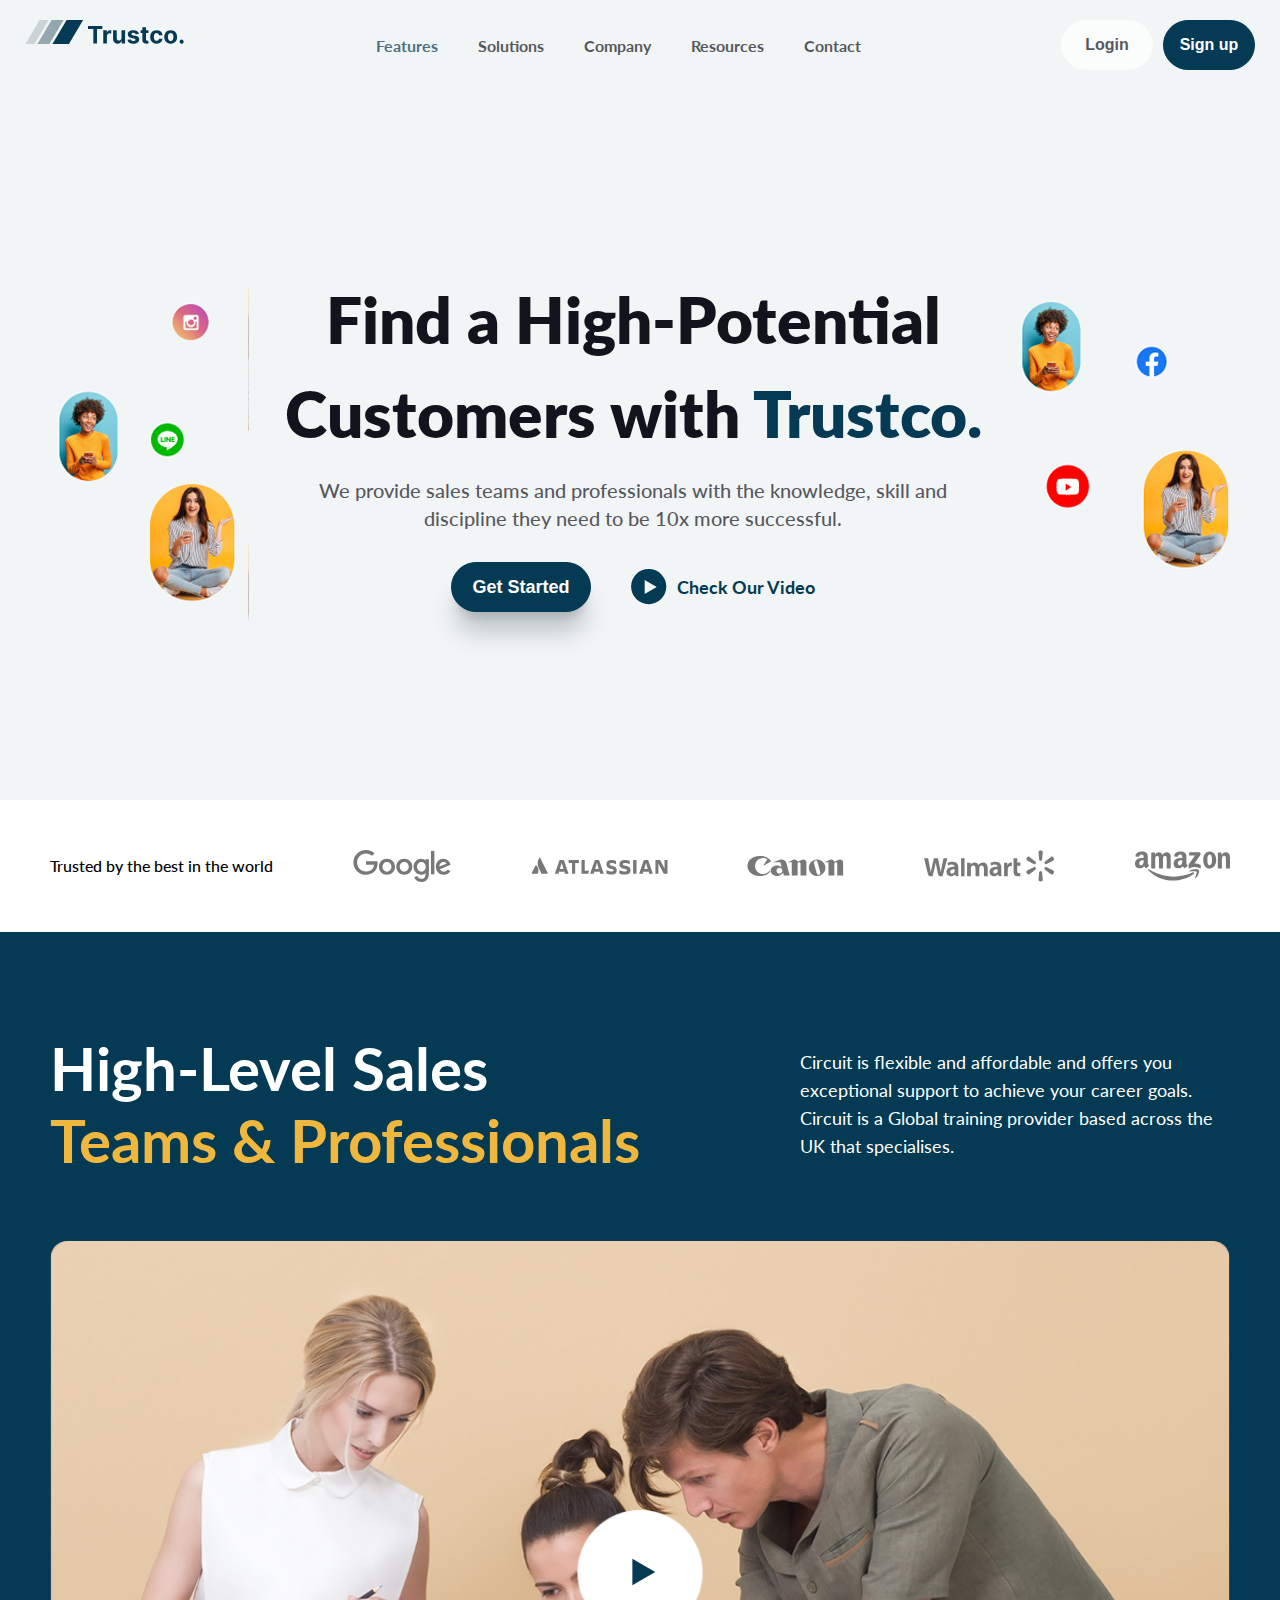
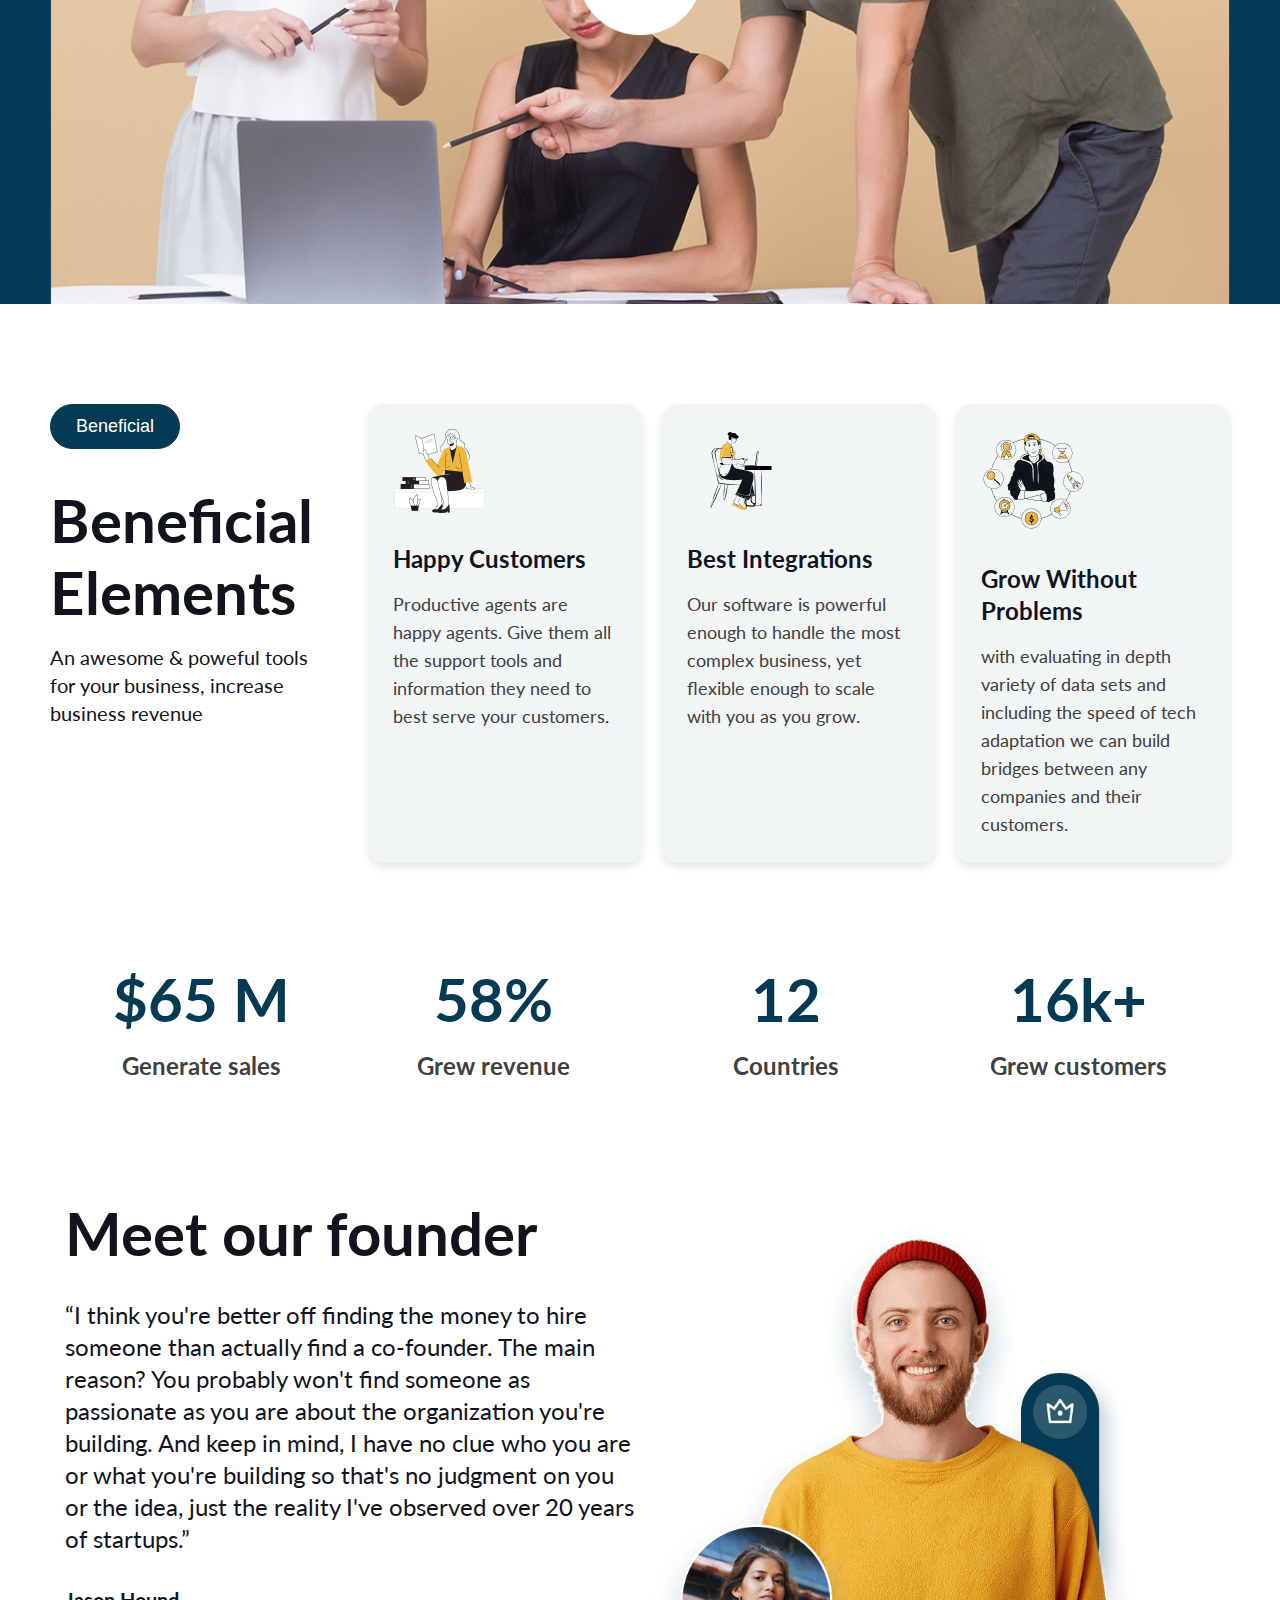
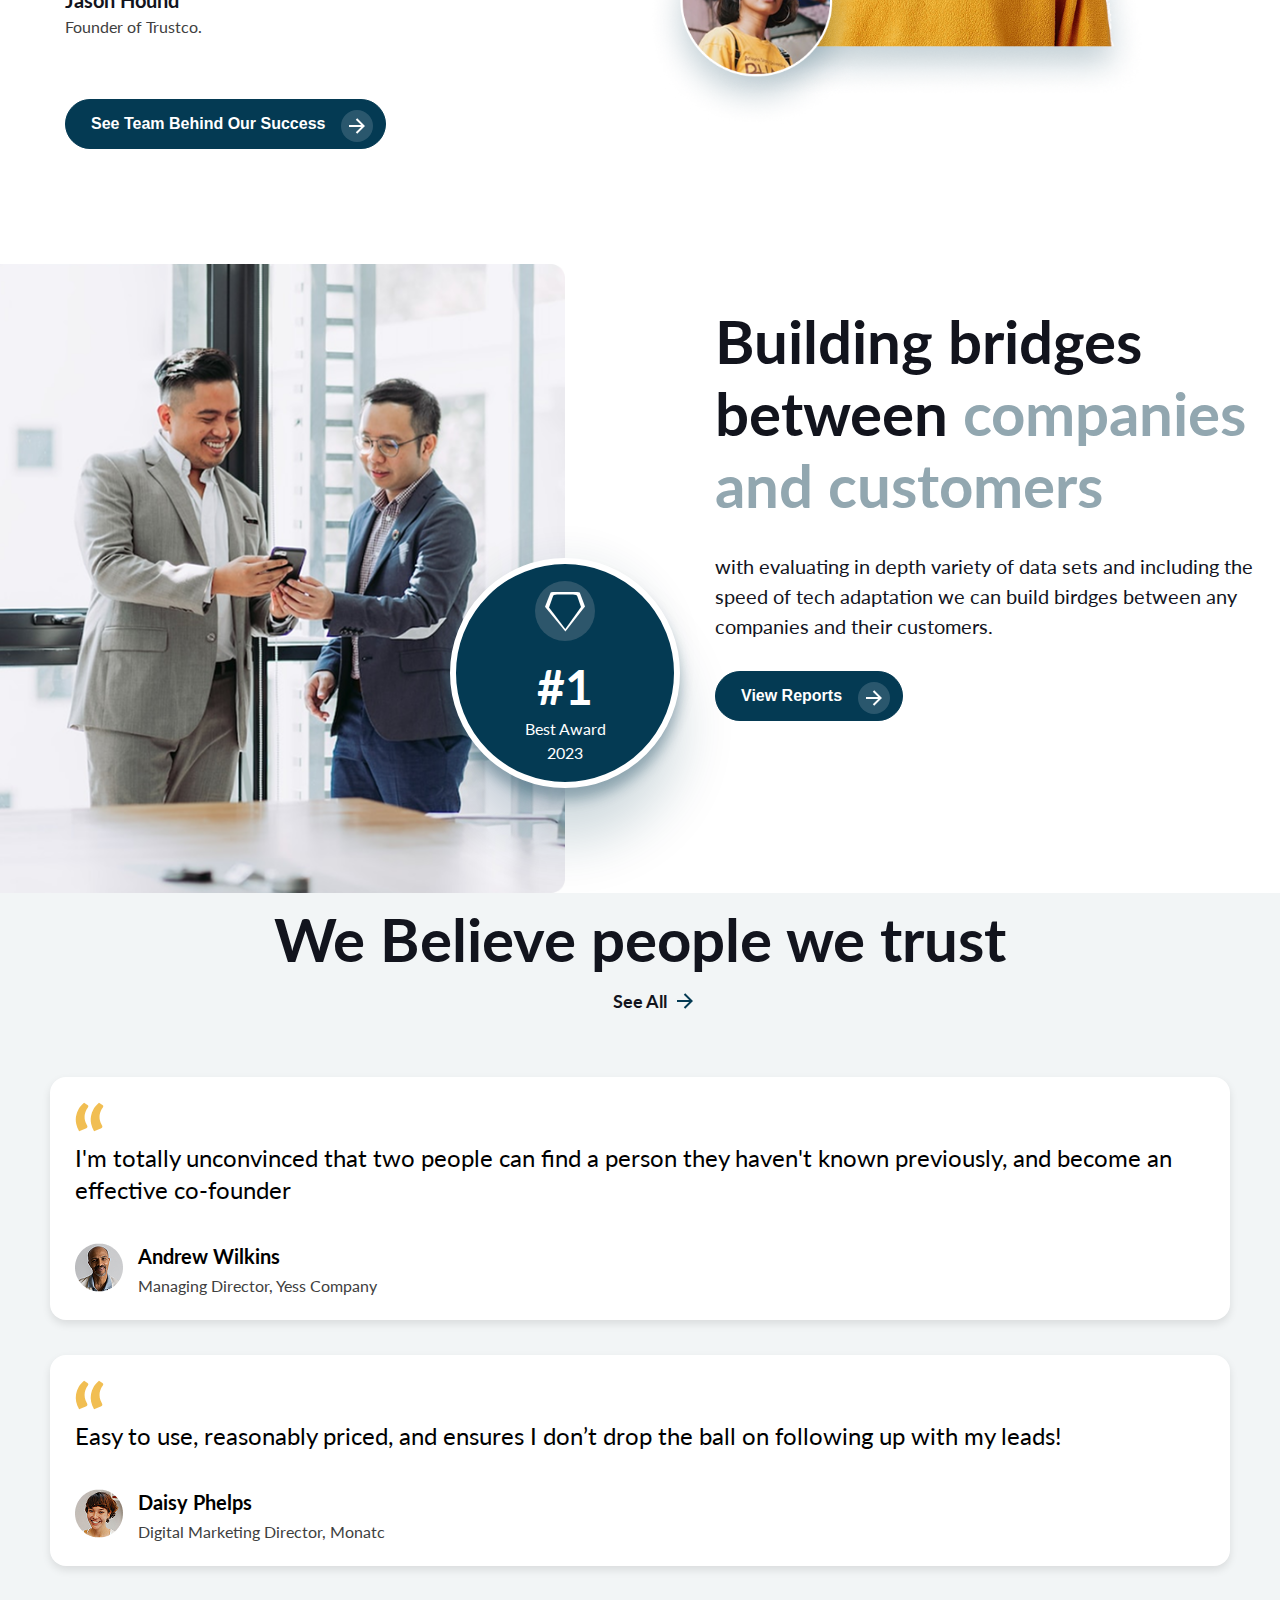
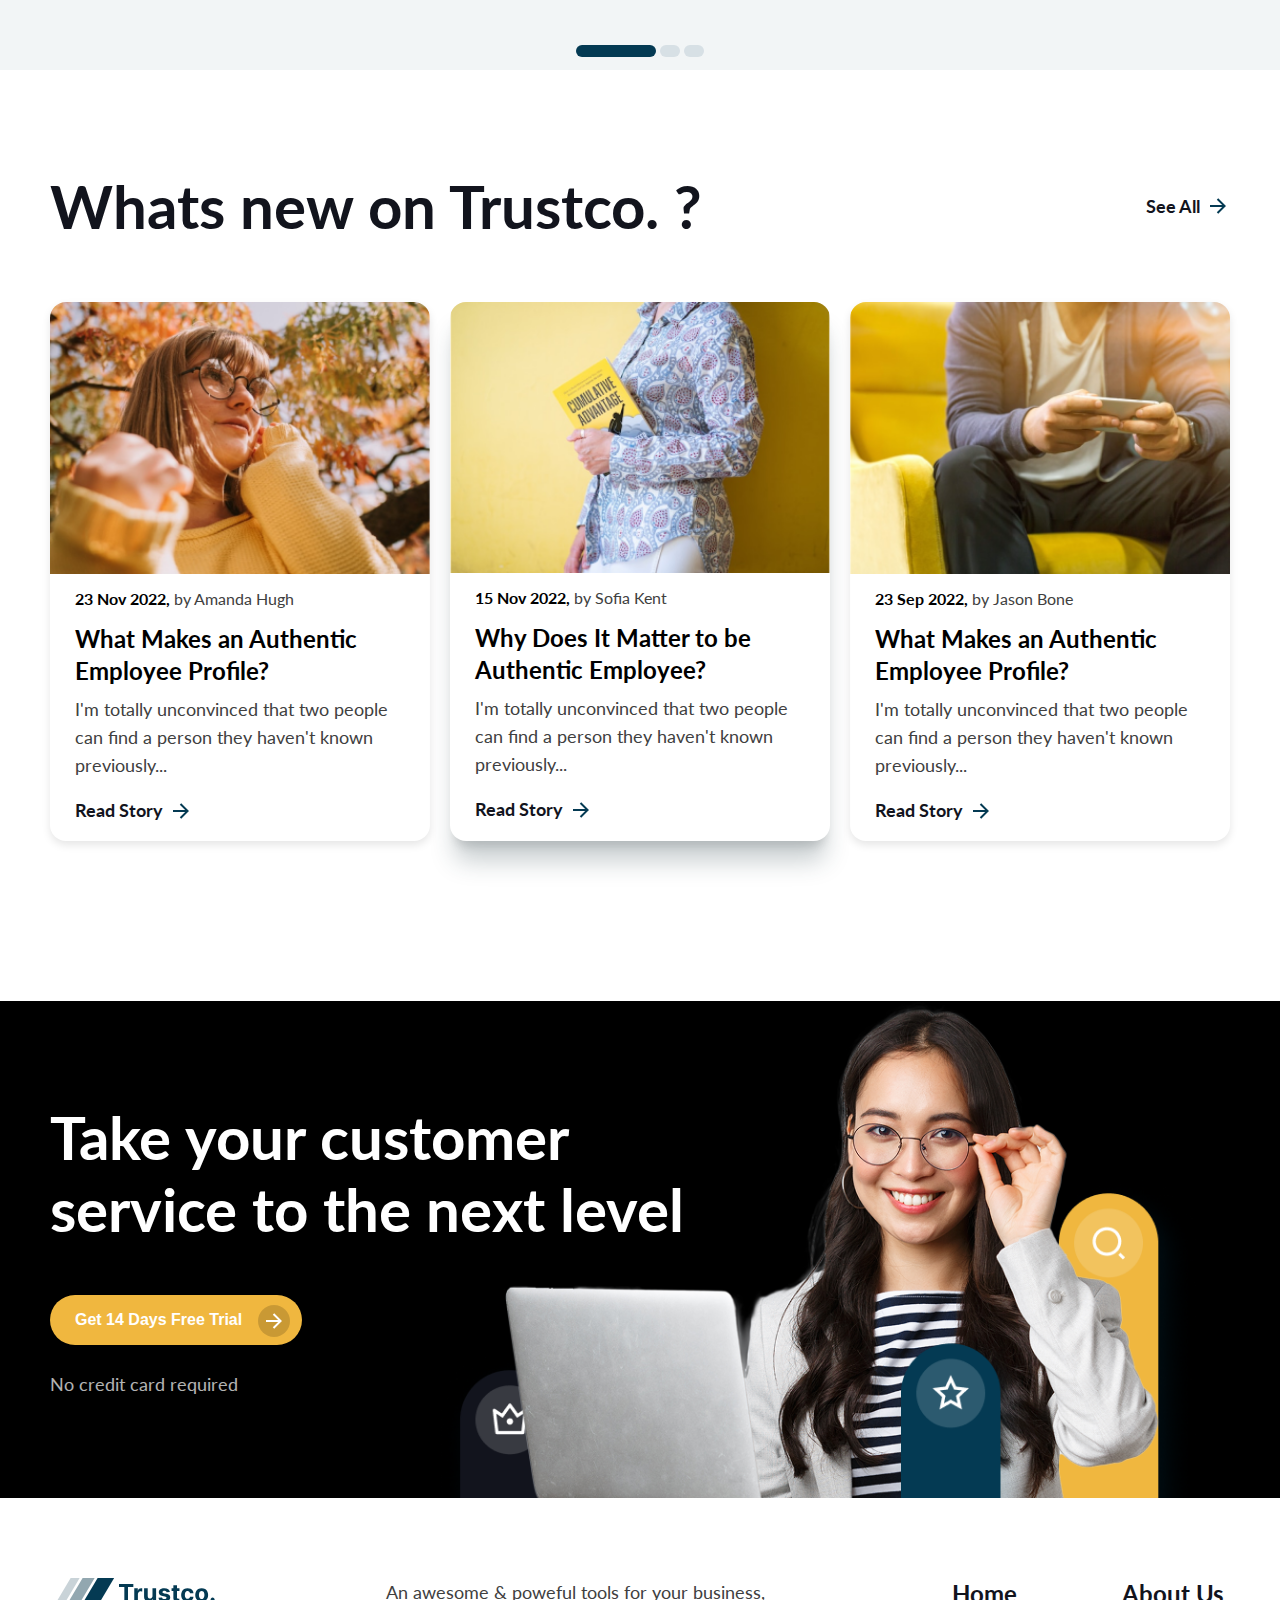
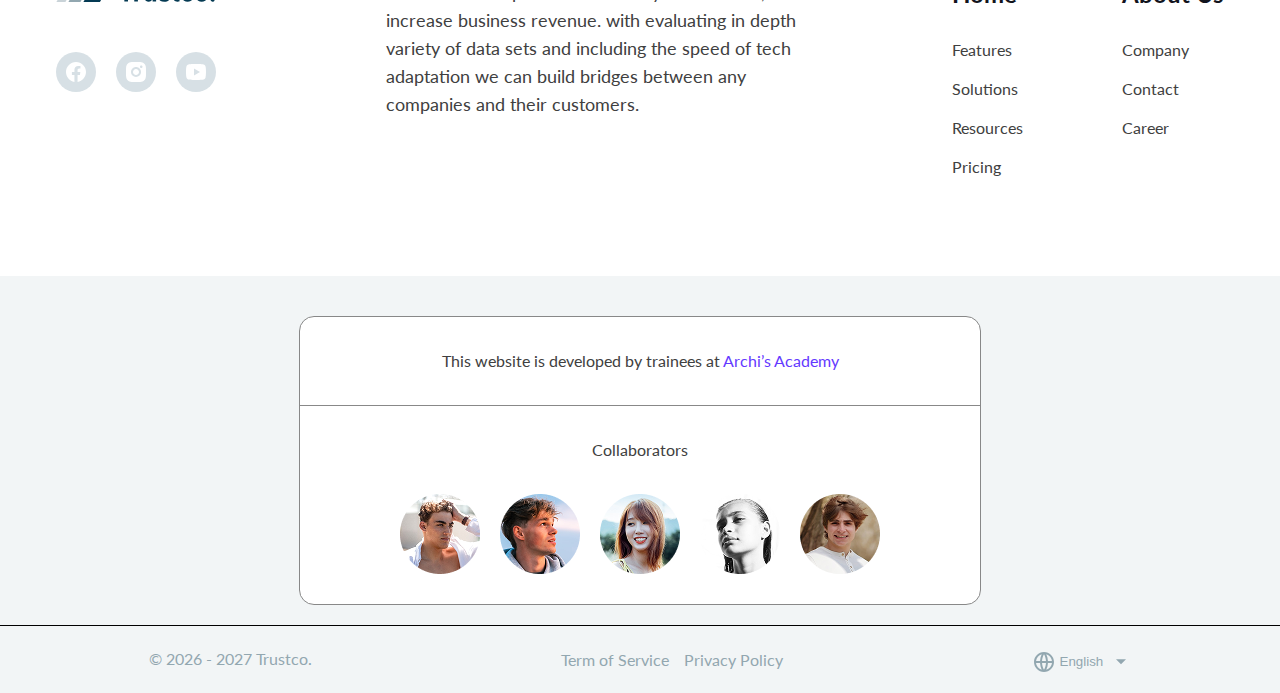
<file: index.html>
<!DOCTYPE html>
<html lang="en">

<head>
    <!-- Required meta tags -->
    <meta charset="UTF-8">
    <meta name="viewport" content="width=device-width, initial-scale=1.0">
    <link rel="preconnect" href="https://fonts.googleapis.com">
    <!-- lato font family  -->
    <link rel="preconnect" href="https://fonts.gstatic.com" crossorigin>
    <link
        href="https://fonts.googleapis.com/css2?family=Lato:ital,wght@0,100;0,300;0,400;0,700;0,900;1,100;1,300;1,400;1,700;1,900&family=Poppins:ital,wght@0,100;0,200;0,300;0,400;0,500;0,600;0,700;0,800;0,900;1,100;1,200;1,300;1,400;1,500;1,600;1,700;1,800;1,900&display=swap"
        rel="stylesheet">
    <!-- style CSS -->
    <link rel="stylesheet" href="style.css">
    <title>Landing Page Title</title>
</head>

<body>
    <!-- header section -->
    <header>
        <div class="nav">
            <input type="checkbox" id="nav-check">
            <div class="nav-btn">
                <label for="nav-check">
                   
                </label>
            </div>
            <a class="nav-logo"><img src="./images/Logo.svg" alt="logo header"></a>
            <div class="nav-links">
                <ul class="nav-menu-items">
                    <li>
                        <a href="#" class="active">Features</a>
                    </li>
                    <li>
                        <a href="#">Solutions</a>
                    </li>
                    <li>
                        <a href="#">Company</a>
                    </li>
                    <li>
                        <a href="#">Resources</a>
                    </li>
                    <li>
                        <a href="#">Contact</a>
                    </li>
                    <li>
                        <div class="user-btns">
                            <button class="btn-tag btn-secondary"><a href="#">Login</a></button>
                            <button class="btn-tag btn-primary"><a href="#">Sign up</a></button>
                        </div>
                    </li>
                </ul>


            </div>


        </div>
    </header>
    <!-- main content of the landing page -->
    <main>
        <!-- hero-section content -->
        <section class="hero-section">
            <div class="wrapper">
                <div class="banner">
                    <div class="banner-img-left">
                        <img src="./images/Hero-L.png" alt="hero bg image"/>
                    </div>
                    <div class="main-content">
                        <h1>Find a High-Potential</h1>
                        <h1>Customers with <span>Trustco.</span></h1>
                        <p>We provide sales teams and professionals
                            with the knowledge, skill and discipline they need to be 10x more successful.</p>
                        <div class="btns-link">
                            <button class="btn-tag btn-primary fade"><a>Get Started</a></button>
                            <a class="play-img"> <img src="./images/Play.svg" alt="play youtube"> Check Our Video</a>
                        </div>
                    </div>
                    <div class="banner-img-right">
                        <img src="./images/Hero-R.png" alt="hero bg image" />
                    </div>
                </div>
            </div>

        </section>
        <!-- trust brand-section content -->
        <section class="brand-section">
            <div class="wrapper">
                <ul>
                    <li><h6>Trusted by the best in the world</h6></li>
                    <li><img src="./images/Google.svg" alt="trusted brand"/></li>
                    <li><img src="./images/Atlassian.svg" alt="trusted brand"/></li>
                    <li><img src="./images/Canon.svg" alt="trusted brand" /></li>
                    <li><img src="./images/Walmart.svg" alt="trusted brand" /></li>
                    <li><img src="./images/Amazon.svg" alt="trusted brand" /></li>
                </ul>
            </div>
         
        </section>
        <!-- video-section content -->
        <section class="video-section">
            <div class="wrapper">
                <div class="video-head">
                    <label>
                        <h2>High-Level Sales </h2>
                        <h2>Teams & Professionals</h2>
                    </label>
                    <p>Circuit is flexible and affordable and offers you exceptional support
                        to achieve your career goals. Circuit is a Global training provider
                        based across the UK that specialises.
                    </p>

                </div>
                <div class="video-content">
                    <div class="thumbnail">
                        <img src="./images/Video.png" alt="Thumbnail">
                        <div class="thumbnail-play-btn"></div>
                      </div>
                      
                    <!-- <div class="brand-video">
                        <div class="play-btn"></div>
                    </div> -->
                </div>

            </div>
        </section>
        <!-- Beneficial Elements content -->
        <section class="benefit-section">
            <div class="wrapper">
                <ul class="items">
                    <li class="main-content">
                        <button class="btn-tag btn-primary">Beneficial</button>
                        <h2>Beneficial Elements</h2>
                        <p>An awesome & poweful tools for your business, increase business revenue</p>
                    </li>
                    <li class="card">
                        <img src="./images/Illust 1.png" alt="Beneficial Elements img" />
                        <h5>Happy Customers</h5>
                        <p>Productive agents are happy agents.
                            Give them all the support tools and information they need to best serve your customers.</p>
                    </li>
                    <li class="card">
                        <img src="./images/Illust 2.png" alt="Beneficial Elements img" />
                        <h5>Best Integrations</h5>
                        <p>Our software is powerful enough to handle the most complex business,
                            yet flexible enough to scale with you as you grow.</p>
                    </li>
                    <li class="card">
                        <img src="./images/Illust 3.png" alt="Beneficial Elements img" />
                        <h5>Grow Without Problems</h5>
                        <p>with evaluating in depth variety of data sets and including the
                            speed of tech adaptation we can build bridges between any companies and their customers.</p>
                    </li>


                </ul>
                <div class="benefit-calc">
                    <ul class="items-calc">
                        <li>
                            <h2>
                                $65 M
                            </h2>
                            <p>Generate sales</p>
                        </li>
                        <li>
                            <h2>
                                58%
                            </h2>
                            <p>Grew revenue</p>
                        </li>
                        <li>
                            <h2>
                                12
                            </h2>
                            <p>Countries</p>
                        </li>
                        <li>
                            <h2>
                                16k+
                            </h2>
                            <p>Grew customers</p>
                        </li>
                    </ul>
                </div>
                <div class="benefit-founder">
                    <div class="item-left">
                        <h2>Meet our founder</h2>
                       <blockquote>
                        <p>
                        “I think you're better off finding the money to hire someone than actually find a co-founder.
                            The main reason? You probably won't find someone as passionate as you are about the
                            organization
                            you're building. And keep in mind, I have no clue who you are or what you're building so
                            that's
                            no judgment on you or the idea, just the reality I've observed over 20 years of startups.”
                        </p>
                        </blockquote>

                        <h6>Jason Hound</h6>
                        <label>Founder of Trustco.</label>
                        <button class="btn-tag btn-primary">See Team Behind Our Success<a href=""
                                class="arrow-link"></a></button>
                    </div>
                    <div class="item-right">
                        <img src="./images/Decoration Profile.png" alt="founder of Trustco" />
                    </div>
                </div>
            </div>
        </section>
        <!-- building-bridges content -->
        <section class="building-bridges-section">
            <div class="wrapper">
                <ul class="building-items">
                    <li class="items-left">
                        <img src="./images/customer.png" alt="building bridges imgs" />
                        <div class="shape">
                                <div class="circle">
                                    <span class="shape-sub">
                                        <span class="diamond"></span>
                                        <span class="diamond diamond-inner"></span>
                                    </span>                               
                                </div>
                                <h3>#1</h3>
                                <p>Best Award</p>
                                <p>2023</p>
                        </div>
                    </li>
                    <li class="items-right">
                        <h2>Building bridges between <span>companies</span> <span> and customers</span></h2>
                        <p>with evaluating in depth variety of data sets and including the speed of
                            tech adaptation we can build birdges between any companies and their customers.</p>
                        <button class="btn-tag btn-primary">View Reports<a href="" class="arrow-link"></a></button>
                    </li>
                </ul>
            </div>
        </section>
        <!-- we trust content -->
        <section class="we-trust-section">
            <div class="wrapper">
                <div class="modal-head">
                    <h2>We Believe people we trust</h2>
                    <a>See All <img src="./images/arrow-right-line.svg" alt="arrow line"> </a>
                </div>

                <div class="modals-show">
                    <div class="slideshow-container">

                        <div class="mySlides fade">
                            <div class="container-slide">
                                <div class="card">
                                    <img src="./images/qts.svg" alt="quotes" />
                                    <p>I'm totally unconvinced that two people
                                        can find a person they haven't known previously, and become an effective
                                        co-founder</p>
                                    <div class="profile">
                                        <div class="avatar"><img src="./images/testi1.png" alt="testimonials img"></div>
                                        <span>
                                            <h6>Andrew Wilkins</h6>
                                            <label>Managing Director, Yess Company</label>
                                        </span>
                                    </div>
                                </div>
                                <div class="card">
                                    <img src="./images/qts.svg" alt="quotes" />
                                    <p>Easy to use,
                                        reasonably priced, and ensures I don’t drop the ball on following up with my
                                        leads!</p>
                                    <div class="profile">
                                        <div class="avatar"><img src="./images/testi2.png" alt="testimonials img"></div>
                                        <span>
                                            <h6>Daisy Phelps</h6>
                                            <label>Digital Marketing Director, Monatc</label>
                                        </span>
                                    </div>
                                </div>
                            </div>

                        </div>

                        <div class="mySlides fade">
                            <div class="container-slide">
                                <div class="card">
                                    <img src="./images/qts.svg" alt="quotes" />
                                    <p>I'm totally unconvinced that two people
                                        can find a person they haven't known previously, and become an effective
                                        co-founder</p>
                                    <div class="profile">
                                        <div class="avatar"><img src="./images/testi1.png" alt="testimonials img"></div>
                                        <span>
                                            <h6>Andrew Wilkins</h6>
                                            <label>Managing Director, Yess Company</label>
                                        </span>
                                    </div>
                                </div>
                                <div class="card">
                                    <img src="./images/qts.svg" alt="quotes" />
                                    <p>Easy to use,
                                        reasonably priced, and ensures I don’t drop the ball on following up with my
                                        leads!</p>
                                    <div class="profile">
                                        <div class="avatar"><img src="./images/testi2.png" alt="testimonials img"></div>
                                        <span>
                                            <h6>Daisy Phelps</h6>
                                            <label>Digital Marketing Director, Monatc</label>
                                        </span>
                                    </div>
                                </div>
                            </div>

                        </div>

                        <div class="mySlides fade">
                            <div class="container-slide">
                                <div class="card">
                                    <img src="./images/qts.svg" alt="quotes" />
                                    <p>I'm totally unconvinced that two people
                                        can find a person they haven't known previously, and become an effective
                                        co-founder</p>
                                    <div class="profile">
                                        <div class="avatar"><img src="./images/testi1.png" alt="testimonials img"></div>
                                        <span>
                                            <h6>Andrew Wilkins</h6>
                                            <label>Managing Director, Yess Company</label>
                                        </span>
                                    </div>
                                </div>
                                <div class="card">
                                    <img src="./images/qts.svg" alt="quotes" />
                                    <p>Easy to use,
                                        reasonably priced, and ensures I don’t drop the ball on following up with my
                                        leads!</p>
                                    <div class="profile">
                                        <div class="avatar"><img src="./images/testi2.png" alt="testimonials img"></div>
                                        <span>
                                            <h6>Daisy Phelps</h6>
                                            <label>Digital Marketing Director, Monatc</label>
                                        </span>
                                    </div>
                                </div>
                            </div>

                        </div>

                        <a class="prev" onclick="plusSlides(-1)">❮</a>
                        <a class="next" onclick="plusSlides(1)">❯</a>

                    </div>
                    <br>

                    <div style="text-align:center">
                        <span class="dot" onclick="currentSlide(1)"></span>
                        <span class="dot" onclick="currentSlide(2)"></span>
                        <span class="dot" onclick="currentSlide(3)"></span>
                    </div>
                </div>
            </div>
        </section>
        <!-- blog content -->
        <section class="blog-section">
            <div class="wrapper">
                <div class="blog-head">
                    <h2>Whats new on Trustco. ?</h2>
                    <a>See All <img src="./images/arrow-right-line.svg" alt="right arrow line"> </a>
                </div>
                <div class="blog-body">
                    <div class="card">
                        <img src="./images/blog1.png"  alt="blog images"/>
                        <div class="blog-details">
                            <label><b>23 Nov 2022,</b> by Amanda Hugh</label>
                            <h5>What Makes an Authentic Employee Profile?</h5>
                            <p>I'm totally unconvinced that two people can find a
                                person they haven't known previously...</p>
                            <a href="">Read Story <img src="./images/arrow-right-line.svg" alt="right arrow"> </a>
                        </div>
                    </div>
                    <div class="card">
                        <img src="./images/blog2.png" alt="blog images"/>
                        <div class="blog-details">
                            <label><b>15 Nov 2022,</b> by Sofia Kent</label>
                            <h5>Why Does It Matter to be Authentic Employee?</h5>
                            <p>I'm totally unconvinced that two people can find a person they haven't known
                                previously...</p>
                            <a href="">Read Story <img src="./images/arrow-right-line.svg" alt="right arrow"> </a>
                        </div>
                    </div>
                    <div class="card">
                        <img src="./images/blog3.png" alt="blog images" />
                        <div class="blog-details">
                            <label><b>23 Sep 2022,</b> by Jason Bone</label>
                            <h5>What Makes an Authentic Employee Profile?</h5>
                            <p>I'm totally unconvinced that two people can find a
                                person they haven't known previously...</p>
                            <a href="">Read Story <img src="./images/arrow-right-line.svg" alt="right arrow"> </a>
                        </div>
                    </div>
                </div>

            </div>
        </section>
        <!-- cta banner content -->
        <section class="cta-banner-section">
            <div class="wrapper">
                <div class="cta-content">
                    <div class="left-content">
                        <h2>Take your customer service to the next level</h2>
                        <button class="btn-tag btn-get">Get 14 Days Free Trial<a href=""
                                class="arrow-link"></a></button>
                        <p>No credit card required</p>
                    </div>
                </div>
            </div>
        </section>
    </main>
    <!-- footer content section -->
    <footer>
        <div class="wrapper">
            <ul class="footer-items">
                <li class="item">
                    <img src="./images/Logo.svg" alt="footer logo">
                    <div class="social-logo">
                        <a href=""><img src="./images/facebook.svg" alt="facebook"></a>
                        <a href=""> <img src="./images/insta.svg" alt="instagram"> </a>
                        <a href=""><img src="./images/youtube.svg" alt="youtube"></a>
                    </div>
                </li>
                <li class="item">
                    <p>
                        An awesome & poweful tools for your business, increase business revenue.
                        with evaluating in depth variety of data sets and including the speed of tech
                        adaptation we can build bridges between any companies and their customers.
                    </p>
                </li>
                <li class="item">
                    <ul class="footer-menu">
                        <li>Home</li>
                        <li>Features</li>
                        <li>Solutions</li>
                        <li>Resources</li>
                        <li>Pricing</li>
                    </ul>
                </li>
                <li class="item">
                    <ul class="footer-menu">
                        <li>About Us</li>
                        <li>Company</li>
                        <li>Contact</li>
                        <li>Career</li>

                    </ul>
                </li>
            </ul>
        </div>
        <div class="footer-mid">
            <div class="card">
                <p>This website is developed by trainees at <a href="" class="link">Archi’s Academy</a></p>
                <div class="sub-content">
                    <h6>Collaborators</h6>
                    <ul class="admin">
                        <li><img src="./images/collab1.png" alt="Collaborators"></li>
                        <li><img src="./images/collab2.png" alt="Collaborators"></li>
                        <li><img src="./images/collab3.png" alt="Collaborators"></li>
                        <li><img src="./images/collab4.png" alt="Collaborators"></li>
                        <li><img src="./images/collab5.png" alt="Collaborators"></li>
                    </ul>
                </div>
            </div>
        </div>
        <div class="wrapper-footer">
            <div class="footer-bottom">
                <a href="">&copy; <span id="year-range"></span> Trustco.</a>
                <ul>
                    <li>Term of Service</li>
                    <li>Privacy Policy</li>
                </ul>
                <div class="select-container">
                    <select name="lang" id="lang">
                        <option value="English">English</option>
                        <option value="Hindi">Hindi</option>
                    </select>
                </div>

            </div>
        </div>

    </footer>

    <!-- SLIDE SHOW SCRIPT -->
    <script>
        let slideIndex = 1;
        showSlides(slideIndex);

        function plusSlides(n) {
            showSlides(slideIndex += n);
        }

        function currentSlide(n) {
            showSlides(slideIndex = n);
        }

        function showSlides(n) {
            let i;
            let slides = document.getElementsByClassName("mySlides");
            let dots = document.getElementsByClassName("dot");
            if (n > slides.length) { slideIndex = 1 }
            if (n < 1) { slideIndex = slides.length }
            for (i = 0; i < slides.length; i++) {
                slides[i].style.display = "none";
            }
            for (i = 0; i < dots.length; i++) {
                dots[i].className = dots[i].className.replace(" active", "");
            }
            slides[slideIndex - 1].style.display = "block";
            dots[slideIndex - 1].className += " active";
        }
    </script>
      <script>
        // Get the current year
        const currentYear = new Date().getFullYear();
        
        // Get the next year
        const nextYear = currentYear + 1;

        // Display the range (e.g., "2025 to 2026")
        document.getElementById('year-range').textContent = `${currentYear} - ${nextYear}`;
    </script>
</body>

</html>
</file>
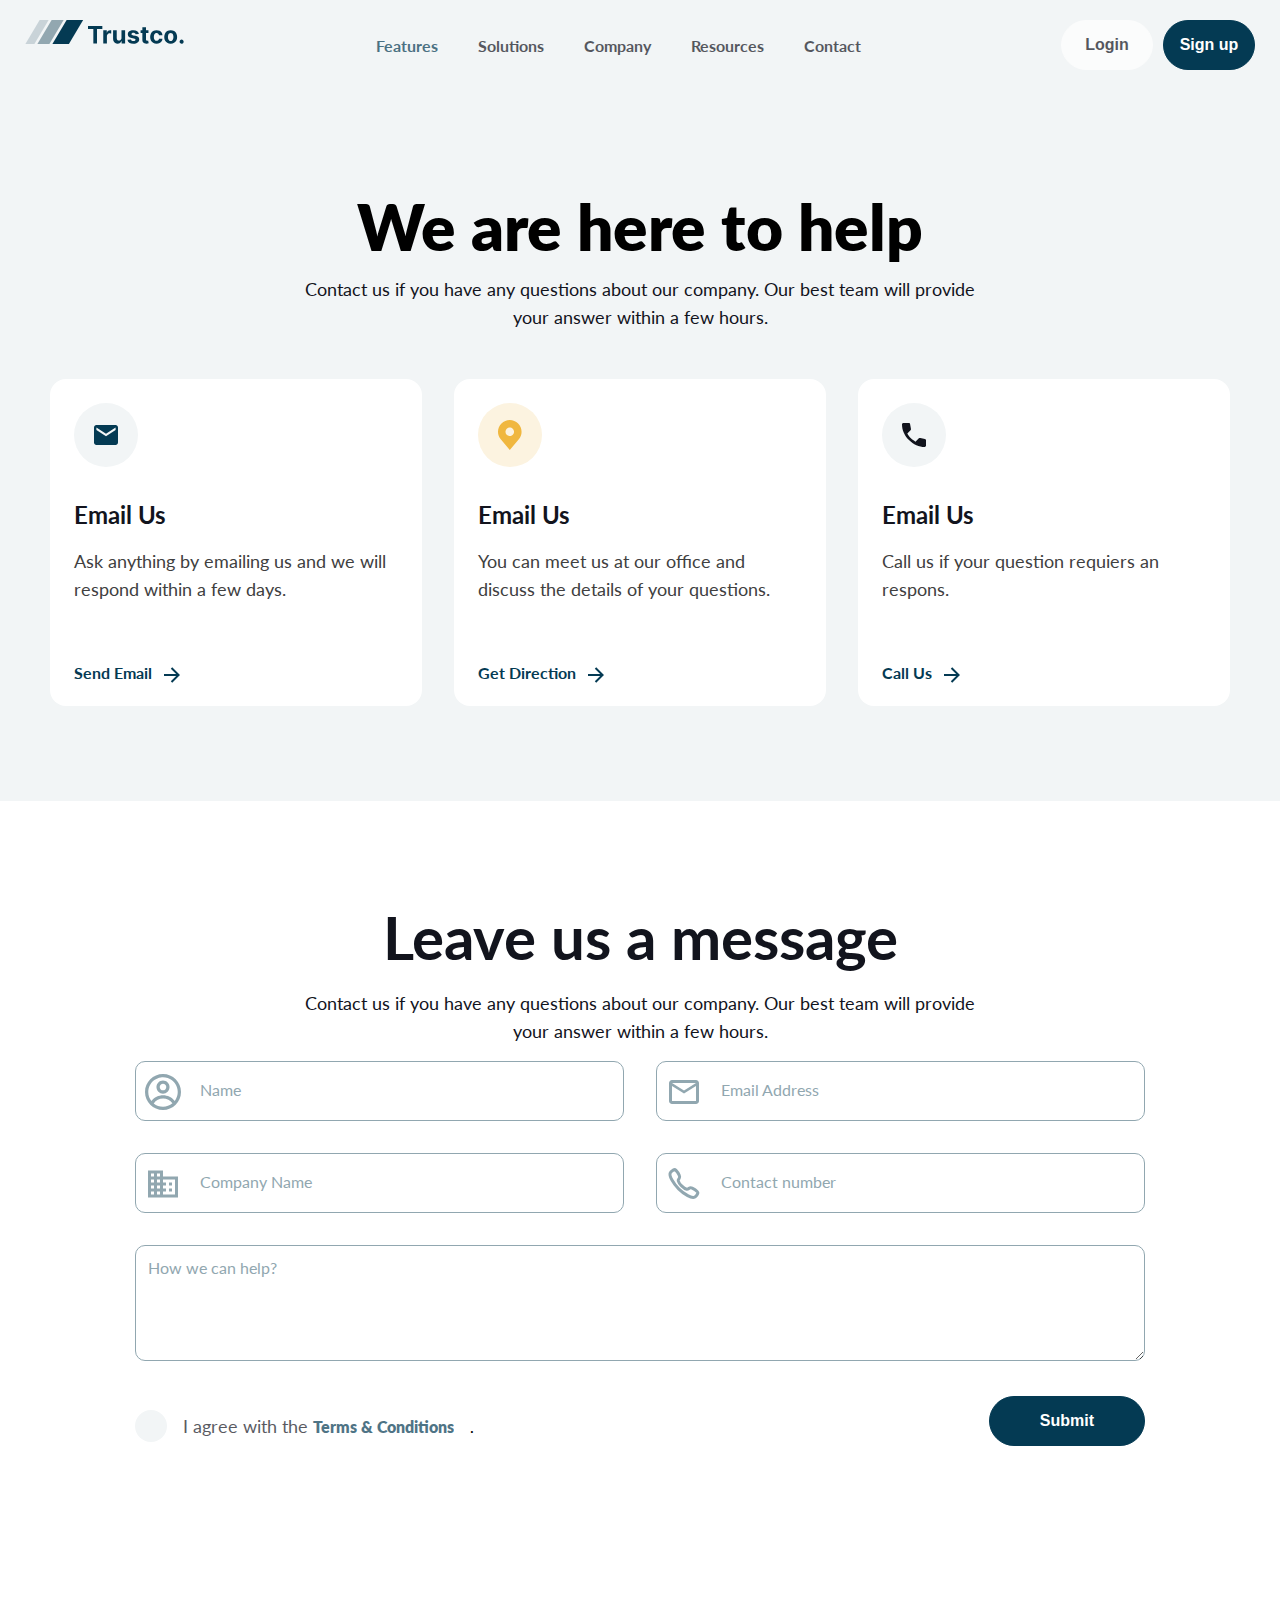
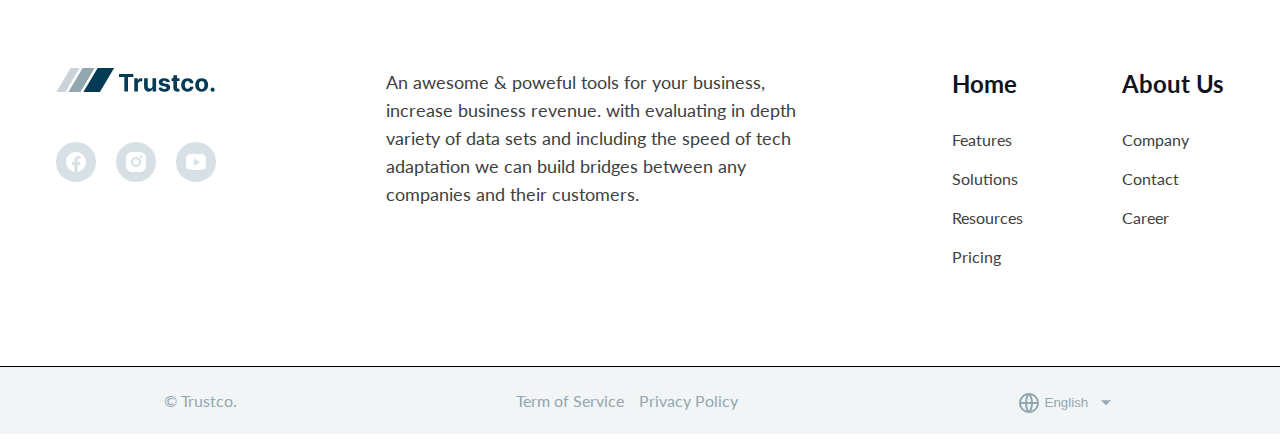
<file: contact.html>
<!DOCTYPE html>
<html lang="en">

<head>
    <!-- Required meta tags -->
    <meta charset="UTF-8">
    <meta name="viewport" content="width=device-width, initial-scale=1.0">
    <link rel="preconnect" href="https://fonts.googleapis.com">
    <!-- lato font family  -->
    <link rel="preconnect" href="https://fonts.gstatic.com" crossorigin>
    <link
        href="https://fonts.googleapis.com/css2?family=Lato:ital,wght@0,100;0,300;0,400;0,700;0,900;1,100;1,300;1,400;1,700;1,900&family=Poppins:ital,wght@0,100;0,200;0,300;0,400;0,500;0,600;0,700;0,800;0,900;1,100;1,200;1,300;1,400;1,500;1,600;1,700;1,800;1,900&display=swap"
        rel="stylesheet">
    <!-- style CSS -->
    <link rel="stylesheet" href="style.css">
    <title>Contact Page</title>
</head>
<body>
      <!-- header section -->
    <header>
        <div class="nav">
            <input type="checkbox" id="nav-check">
            <div class="nav-btn">
                <label for="nav-check">
                   
                </label>
            </div>
            <a class="nav-logo"><img src="./images/Logo.svg" alt="logo header"></a>
            <div class="nav-links">
                <ul class="nav-menu-items">
                    <li>
                        <a href="#" class="active">Features</a>
                    </li>
                    <li>
                        <a href="#">Solutions</a>
                    </li>
                    <li>
                        <a href="#">Company</a>
                    </li>
                    <li>
                        <a href="#">Resources</a>
                    </li>
                    <li>
                        <a href="#">Contact</a>
                    </li>
                    <li>
                        <div class="user-btns">
                            <button class="btn-tag btn-secondary"><a href="#">Login</a></button>
                            <button class="btn-tag btn-primary"><a href="#">Sign up</a></button>
                        </div>
                    </li>
                </ul>


            </div>


        </div>
    </header>
     <!-- main contact page -->
    <main>
      <!-- contact card section -->
    <section class="contact-card-section">
        <div class="wrapper">
            <div class="top-content">
                <h1>We are here to help</h1>
                <p>Contact us if you have any questions about our company. Our best team will
                    provide your answer within a few hours.</p>
            </div>
            <div class="bottom-content">
                <div class="card">
                    <div class="sub-card-top"><img src="./images/mail-c.svg" alt="contact email"></div>
                    <div class="sub-card-mid">
                        <h6>Email Us</h6>
                        <p>Ask anything by emailing us and we will
                            respond within a few days.</p>
                    </div>
                    <div class="sub-card-bottom">
                        <a href="">Send Email <img src="./images/arrow-right-line.svg" alt="right arrow link"> </a>
                    </div>
                </div>
                <div class="card">
                    <div class="sub-card-top"><img src="./images/location-c.svg" alt="contact location"></div>
                    <div class="sub-card-mid">
                        <h6>Email Us</h6>
                        <p>You can meet us at our office and
                            discuss the details of your questions.</p>
                    </div>
                    <div class="sub-card-bottom">
                        <a href="">Get Direction <img src="./images/arrow-right-line.svg" alt="right arrow link"></a>
                    </div>
                </div>
                <div class="card">
                    <div class="sub-card-top"><img src="./images/call-c.svg" alt="contact number"></div>
                    <div class="sub-card-mid">
                        <h6>Email Us</h6>
                        <p>Call us if your question requiers an
                            respons.</p>
                    </div>
                    <div class="sub-card-bottom">
                        <a href="">Call Us <img src="./images/arrow-right-line.svg" alt="right arrow link"></a>
                    </div>
                </div>
            </div>
        </div>
    </section>

    <!-- contact form section -->
     <section class="contact-form-section">
        <div class="wrapper">
            <div class="contact-form-container">
                <h2>Leave us a message</h2>
                <p>Contact us if you have any questions about our company. Our best team will
                    provide your answer within a few hours.</p>
                <form action="" method="POST" class="contact-form">
                    <div class="field-container">
                        <div class="input-group">
                            <img src="./images/user-c.svg" alt="user name icon">
                            <input type="text" id="name" name="name" placeholder="Name" required>
                        </div>
                        <div class="input-group">
                            <img src="./images/email-c.svg" alt="user email icon">
                            <input type="email" id="email" name="email" placeholder="Email Address" required>
                        </div>
                    </div>
                    <div class="field-container">
                        <div class="input-group">
                            <img src="./images/company-c.svg" alt="user company icon">
                            <input type="text" id="c-name" name="c-name" placeholder="Company Name" required>
                        </div>
                        <div class="input-group">
                            <img src="./images/number-c.svg" alt="user number icon">
                            <input type="tel" id="phone" name="phone" placeholder="Contact number" pattern="[0-9]{3}-[0-9]{3}-[0-9]{4}" required>
            
                        </div>
                    </div>
                   
                    <div class="input-group">
                        <textarea id="message" name="message" placeholder="How we can help?" rows="5" required></textarea>
                    </div>
                    <div class="field-container">
                    <div class="input-group">
                        <label>
                            <input type="checkbox" id="terms" name="terms" required>
                           <p>I agree with the <a href="#">Terms & Conditions</a></p>.
                        </label>
                    </div>
                    <button type="submit" class="btn-tag btn-primary">Submit</button>
                </div>
                </form>
            </div>
        </div>
     </section>
    </main>
        <!-- footer content section -->
        <footer>
            <div class="wrapper">
                <ul class="footer-items">
                    <li class="item">
                        <img src="./images/Logo.svg" alt="footer logo">
                        <div class="social-logo">
                            <a href=""><img src="./images/facebook.svg" alt="facebook"></a>
                            <a href=""> <img src="./images/insta.svg" alt="instagram"> </a>
                            <a href=""><img src="./images/youtube.svg" alt="youtube"></a>
                        </div>
                    </li>
                    <li class="item">
                        <p>
                            An awesome & poweful tools for your business, increase business revenue.
                            with evaluating in depth variety of data sets and including the speed of tech
                            adaptation we can build bridges between any companies and their customers.
                        </p>
                    </li>
                    <li class="item">
                        <ul class="footer-menu">
                            <li>Home</li>
                            <li>Features</li>
                            <li>Solutions</li>
                            <li>Resources</li>
                            <li>Pricing</li>
                        </ul>
                    </li>
                    <li class="item">
                        <ul class="footer-menu">
                            <li>About Us</li>
                            <li>Company</li>
                            <li>Contact</li>
                            <li>Career</li>
    
                        </ul>
                    </li>
                </ul>
            </div>
           
            <div class="wrapper-footer">
                <div class="footer-bottom">
                    <a href="">&copy; <span id="year-range"></span> Trustco.</a>
                    <ul>
                        <li>Term of Service</li>
                        <li>Privacy Policy</li>
                    </ul>
                    <div class="select-container">
                        <select name="lang" id="lang">
                            <option value="English">English</option>
                            <option value="Hindi">Hindi</option>
                        </select>
                    </div>
    
                </div>
            </div>
    
        </footer>
</body>
</html>
</file>
<file: style.css>
* {
  box-sizing: border-box;
  margin: 0;
  padding: 0;
  -webkit-tap-highlight-color: transparent;
  -webkit-text-size-adjust: none;
  -moz-text-size-adjust: none;
  text-size-adjust: none;
}

html {
  font-size: 16px;
}

html,
body {
  scroll-behavior: smooth;
  font-family: "Lato", sans-serif;
  font-style: normal;
}

body {
  font-size: 1rem;
}

:root {
  --primary-color: #043A53;
  /* Blue */
  --secondary-color: #12141D;
  /* Dark blue */
  --background-color: #F2F5F6;
  /* Light gray */
  --text-color: #92A7B0;
  /* Dark gray */
  --head-color: #F0B73F;
  /* Yellow */
  --light-color: #fff;
  /* white */
  --dark-color: #000;
  /* black */
  --para-color: #404040;
  /* gray */
  --text-para-color: #1E1E1E;
  /* light black */
  --slide-color: #D7E0E5;
  /*light blue */
  --border-color: #888888;
  /*gary*/
  --link-colr: #6439FF;
  /*light blue*/
  --circle-color:#2d566b;
  --orenge-color:#FCF3E0; 
  --border1-color:#91A7B0;
}

/* global style : start */

label,
ul,
ol,
p,
a,
h1,
h2,
h3,
h4,
h5,
h6 {
  margin: 0;
  padding: 0;
}

ul li {
  list-style: none;
}

h1 {
  font-size: 4rem;
  line-height:100%;
  font-weight: 800;
}

h2 {
  font-size: 3.75rem;
  line-height: 4.5rem;
  font-weight: 700;
}
h3{
  font-size: 3rem;
  line-height: 3.75rem;
  font-weight: 700;
}

h5 {
  font-size: 1.5rem;
  line-height: 2rem;
  font-weight: 700;

}

h6 {
  font-size: 1.25rem;
  line-height: 1.875rem;
  font-weight: 700;
}

P {
  font-size: 1.125rem;
  line-height: 1.75rem;
  font-weight: 400;

}

a {
  font-size: 1rem;
  line-height: 100%;
  font-weight: 700;
  text-decoration: none;
}

img {
  display: block;
  max-width: 100%;
  height: auto;
}

.link {
  color: var(--link-colr);
}

.wrapper {
  /* padding:0 9.375rem; */
  max-width: 1180px;
  margin: 0 auto;
}


.btn-tag {
  padding: 0.625rem;
  border-radius: 2.5rem;
  transition: all 0.3s ease;
  text-decoration: none;
  width: auto;
  height: 3.125rem;
  border: none;
  font-size: 1rem;
  line-height: 1.25rem;
  font-weight: 600;
  min-width: 5.75rem;
  position: relative;
  display: flex;
  align-items: center;
  justify-content: center;
  cursor: pointer;
}

.btn-tag>a {
  color: inherit;
  text-decoration: none;
}

.btn-primary {
  background-color: var(--primary-color);
  color: var(--light-color);
  border: 0.0625rem solid var(--primary-color);
}
.btn-primary:active,
.btn-primary:hover{
  background-color: var(--light-color);
  color: var(--primary-color);
  transform: scale(1.1);
}

.btn-secondary {
  background-color: var(--light-color);
  color: var(--secondary-color);
  opacity: 0.7;
  border: 0.0635rem solid var(--light-color);
}
.btn-secondary:active,
.btn-secondary:hover{
  background-color: var(--secondary-color);
  color: var(--light-color);
  opacity: 0.7;
  transform: scale(1.1);
}

.arrow-link {
  content: url(./images/rightarrow.svg);
  position: absolute;
  top: 0.625rem;
  right: 0.75rem;
  cursor: pointer;
}

.card {
  width: auto;
  border-radius: 1rem;
  box-shadow: 0 0.25rem 0.5rem rgba(0, 0, 0, 0.1);
  overflow: hidden;
  transition: transform 0.3s ease;
}

@media (max-width:1200px){
  h1{
    font-size: 2.25rem;
    line-height: 2.75rem;
  }
  h2 {
    font-size: 1.875rem;
    line-height: 2.375rem;
    font-weight: 700;
  }
  P {
    font-size: 0.875rem !important;
    line-height: 1.25rem !important;
  }
  .wrapper {
    padding:2.5rem 1.25rem !important;
  }
  @media (min-width:1920px) {
    .wrapper {
      max-width: 100%;
      margin: 0 auto;
    }
  }
}

/* global style : end */


/* header style : start */
header {
  height: 6.25rem;
  padding: 1.25rem 1.5625rem;
  background-color: var(--background-color);
}

.nav {
  width: 100%;
  position: relative;
  display: grid;
  grid-template-columns: 0.8fr 2fr;

}

.nav ul li>a {
  color: var(--secondary-color);
  opacity: 0.7;
  text-decoration: none;
}

.nav ul li>a.active {
  color: var(--primary-color);
  opacity: 0.7;
  text-decoration: none;
  background-color: transparent;
}

.nav ul li>a:hover,
.nav ul li>a:active {
  color: var(--primary-color);
  opacity: 0.7;
}

.nav-menu-items {
  display: flex;
  align-items: center;
  justify-content: space-between;
  column-gap: 2.5rem;
  width: 100%;
}

.nav-menu-items li:last-child {
  width: 100%;
  justify-items: flex-end;
}

.nav-links .user-btns {
  display: flex;
  align-items: center;
  column-gap: 0.625rem;
}

/* .nav > .nav-header {
    display: inline;
  } */

.nav>.nav-title {
  display: inline-block;
  font-size: 1.375rem;
  color: var(--light-color);
  padding: 0.625rem;
}

.nav>.nav-btn {
  display: none;
}

.nav>.nav-links {
  display: inline;
  font-size: 1.125rem;
  display: flex;
  align-items: center;
  justify-content: space-between;
}


.nav>.nav-links>a {
  display: inline-block;
  padding: 0.8125rem 0.625rem 0.8125rem 0.625rem;
  text-decoration: none;
}

.nav>#nav-check {
  display: none;
}

@media (max-width:991px) {
  .nav>.nav-btn {
    display: inline-block;
    position: absolute;
    right: 0px;
    top: 0px;
  }

  .nav>.nav-btn>label {
    display: inline-block;
    padding: 0.8125rem;
    background-image: url('./images/Menu.svg');
    background-repeat: no-repeat;
  }

  .nav>.nav-btn>label>span {
    display: block;
    width: 1.5625rem;
    height: 0.625rem;
    border-top: 0.125rem solid var(--dark-color);
  }

  .nav>.nav-links {
    position: absolute;
    display: block;
    width: 100%;
    height: 0px;
    transition: all 0.3s ease-in;
    overflow-y: hidden;
    top:3.125rem;
    left: 0px;
    background-color: var(--primary-color);
  }

  .nav>.nav-links>a {
    display: block;
    width: 100%;
  }

  .nav>#nav-check:not(:checked)~.nav-links {
    height: 0px;
  }

  .nav>#nav-check:checked~.nav-links {
    height: calc(100vh - 62vh);
    overflow-y: auto;
    z-index: 99;
  }

  .nav>.nav-links>.user-btns {
    flex-direction: column;
    display: flex;
    row-gap: 0.625rem;
    margin-top: 1.25rem;
  }

  .nav>.nav-links>.nav-menu-items {
    flex-direction: column;
  }
  .nav>.nav-links>.nav-menu-items li:nth-child(6){
    background-color: transparent;
    border-bottom: 0;
    justify-items: center;
    padding: 0;
  }
  .nav>.nav-links>.nav-menu-items li:nth-child(6) .btn-tag{
    background-color: var(--primary-color);
    width: 100%;
    text-align: center;
    border: 0;
    padding: 0;
    opacity: 1;
  }
  .nav>.nav-links>.nav-menu-items li:nth-child(6) .btn-tag:nth-child(1){
    border-bottom:0.0625rem solid var(--background-color);
    width: 100%;
    border-radius: 0;
  }
  .nav>.nav-links>.nav-menu-items li:nth-child(6) .btn-tag a{
    color: var(--head-color);
  }
  .nav>.nav-links>.nav-menu-items li:nth-child(6) .user-btns{
    display: block;
    width: 100%;
  }
  .nav>.nav-links>.nav-menu-items li{
    background-color: var(--primary-color);
    width: 100%;
    height: 3.125rem;
    text-align: center;
    padding: 0.9375rem;
    border-bottom: 0.0625rem solid var(--background-color);
  }

  .nav>.nav-links>.nav-menu-items li a.active,
  .nav>.nav-links>.nav-menu-items li a:active
  {
    opacity: 1;
  }
  .nav>.nav-links>.nav-menu-items li a{
    color: var(--light-color);
  }


  .nav>.nav-logo {
    position: relative;
    width: 100%;
    top: 5px;
  }
}

/* header style : end */

/* hero section style : start */
.hero-section {
  width: 100%;
  background-color: var(--background-color);
}

.hero-section .wrapper {
  text-align: center;
  margin: 0 auto;
  padding:11.25rem 0;
}


.hero-section .banner {
  display: flex;
  align-items: center;
  justify-content: space-between;

}

.hero-section .banner .main-content {
  padding: 1.875rem;
}


.hero-section .banner .main-content h1 {
  color: var(--secondary-color);
  margin-bottom: 1.875rem;
}

.hero-section .banner .main-content span {
  color: var(--primary-color);
}

.hero-section .banner .main-content p {
  color: var(--secondary-color);
  opacity: 0.7;
  font-size: 1.25rem;
  font-weight: 500;
  padding-bottom: 1.875rem;
}

.hero-section .banner .main-content h1 {
  color: var(--secondary-color);
  margin-bottom: 1.875rem;
}

.hero-section .banner .main-content .btns-link .btn-primary {
  padding: 0.625rem 1.25rem;
  position: relative;
  box-shadow: rgb(40 62 71 / 0.25) 0px 25px 25px -5px, rgb(0 0 0 / 0.13) 0px 10px 10px -5px;
}

.hero-section .banner .main-content .btns-link .btn-secondary {
  background: transparent;
}

.hero-section .banner .main-content .btns-link a {
  font-size: 1.125rem;
}

.hero-section .banner .main-content a.play-img {
  display: flex;
  align-items: center;
  column-gap: 0.625rem;
  color: var(--primary-color);
  font-size: 1.125rem;
  cursor: pointer;

}

.hero-section .banner .main-content .btns-link {
  display: flex;
  align-items: center;
  justify-content: center;
  gap: 2.5rem;
}

.hero-section .wrapper p {
  max-width: 43.75rem;
  text-align: center;
  margin: 0 auto;
}

@media (max-width:1440px) {
  .hero-section .banner .main-content {
    padding: 0;
  }
}
@media (min-width: 1200px) and (max-width: 1440px) {
  .hero-section .wrapper{
    padding:11.25rem 0;
  }
}
@media (max-width:1200px){
  .hero-section .banner .main-content h1 {
    margin-bottom: 0;
  }
  .hero-section .banner {
    flex-wrap: wrap;
  
  }
  .hero-section .banner .main-content{
    flex: 1 1 100%;
    order: 1;
    padding-bottom: 3.75rem;
  }
  .hero-section .banner .banner-img-left{
    flex: 1 1 45%;
    order: 2;
    display: flex;
    justify-content: flex-end;
  }
  .hero-section .banner .banner-img-right{
    flex: 1 1 45%;
    order: 2;
    display: flex
  }
  .hero-section .banner .main-content p{
    padding-top: 0.9375rem;
  }
  .hero-section .banner .main-content .btns-link{
    flex-direction: column;
  }
}

/* hero section style : end */

/* brand section style : start */
.brand-section {
  background-color: var(--light-color);
}

.brand-section ul {
  display: flex;
  align-items: center;
  justify-content: space-between;
  margin: 0 auto;
  text-align: center;
  padding: 3.125rem 0;
}


.brand-section ul li h6{
  color: var(--dark-color);
  font-weight: 500;
  font-size: 1rem;

}

@media (min-width:1920px) {
  .brand-section ul {
    max-width: 100%;
    width: 100%;
  }
}
@media (max-width:1200px) {
  .brand-section ul {
    flex-wrap: wrap;
    gap: 1.25rem;
  }
  .brand-section ul li:nth-child(1){
    flex: 1 1 100%;
    order: 1;
  }
  .brand-section ul li h6{
    font-size: 0.75rem;
  }
  .brand-section ul li:nth-child(2),
  .brand-section ul li:nth-child(3),
  .brand-section ul li:nth-child(4){
    flex: 1 1 25%;
    order: 2;
    display: flex;
    justify-content: center;
  }
  .brand-section ul li:nth-child(5),
  .brand-section ul li:nth-child(6)
  {
    flex: 1 1 25%;
    order: 3;
    display: flex;
  }
  .brand-section ul li:nth-child(2),
  .brand-section ul li:nth-child(5){
    justify-content: flex-end;
  }
  .brand-section ul li:nth-child(4),
  .brand-section ul li:nth-child(6){
    justify-content: flex-start;
  }
}

/* brand section style : end */


/* video section style : start */
.video-section {
  background-color: #043A53;
  padding: 6.25rem 0 0;
}
.video-section .wrapper{
  padding-bottom: 0 !important;
}

.video-section .video-head {
  display: flex;
  align-items: center;
  justify-content: space-between;
  gap: 2.5rem;
}

.video-section .video-head label h2:first-child {
  color: var(--light-color);
}

.video-section .video-head label h2:nth-child(2) {
  color: var(--head-color);
  white-space: nowrap
}

.video-section .video-head p {
  max-width: 26.875rem;
  color: var(--light-color);

}

.video-section .video-content {
  padding: 4.0625rem 0 0;
}

.video-section .brand-video {
  background-image: url('./images/Video.png');
  background-repeat: no-repeat;
  background-position: center;
  background-size: contain;
  height: 32.25rem;
  width: auto;
  transition: all .4s ease;
  text-align: center;
  margin: 0 auto;
  cursor: pointer;
  position: relative;

}
.video-section  .thumbnail-play-btn{
  content: url('./images/play-icon.svg');
  position: absolute;
  display: inline-block;
  width: 120px;
  height: 120px; 
  top: 50%;
  left: 50%;
  transform: translate(-50%, -50%);
  font-size: 30px; 
  color: white;
  padding: 10px;
  border-radius: 50%;
  cursor: pointer;
}
.video-section .thumbnail{
  position: relative;
  display: flex;
  justify-content: center;
  
}
.video-section .thumbnail img{
  width: 100%;
}

@media (min-width:1920px) {
  .video-section .video-head p {
    max-width: 100%;
  }
}
  
@media (max-width:1200px){
  .video-section {
    background-color: #043A53;
    padding: 0.625rem 0 0;
  }
  .video-section .video-head p,
  .video-section .video-head{
   flex-direction: column;
   align-items: flex-start;
  }
  .video-section .video-head{
    gap: 1rem;
  }
  .video-section .video-content{
    padding: 2rem 0 0;
  }
  .video-section  .thumbnail-play-btn{
    width: 4.0625rem;
    height: 4.0625rem;
  }

}
/* video section style : end */

/* benefit section style  : start */
.benefit-section {
  padding: 6.25rem 0;
  
}

.benefit-section .items {
  display: grid;
  grid-template-columns: repeat(4, 1fr);
  gap: 1.25rem;
}

.benefit-section .items .btn-primary {
  height: 2.8126rem;
  padding: 0.625rem 1.5625rem;
  display: flex;
  align-items: center;
  font-size: 1.125rem;
  font-weight: 400;

}

.benefit-section .items li:not(.main-content) {
  background-color: var(--background-color);
  padding: 1.5625rem;

}

.benefit-section .items li:first-child {
  padding: 0 2.1875rem 1.5625rem 0;

 
}
.benefit-section .items li:first-child  h2 {
  margin-top: 2.1875rem;
}

.benefit-section .items h5,
.benefit-section .items li:first-child p,
.benefit-section .items h2 {
  color: var(--secondary-color);
}

.benefit-section .items li p {
  color: var(--para-color);
  font-size: 1.125rem;
  font-weight: 400;
  margin-top: 0.9375rem;
}

.benefit-section .items li h5 {
  margin-top: 1.875rem;
}

.benefit-section .items li:first-child p {
  font-size: 1.25rem;

}

.benefit-section .benefit-calc {
  text-align: center;
  padding: 6.25rem 0.625rem;
}

.benefit-section .benefit-calc .items-calc {
  display: grid;
  grid-template-columns: repeat(4, 1fr);
  gap: 0.625rem;
}

.benefit-section .benefit-calc .items-calc h2 {
  color: var(--primary-color);
}

.benefit-section .benefit-calc .items-calc p {
  color: var(--text-para-color);
  font-size: 1.5rem;
  line-height: 2rem;
  font-weight: 700;
  margin-top: 0.9375rem;
}

.benefit-section .benefit-founder {
  display: grid;
  grid-template-columns: repeat(2, 1fr);
  gap: 0.625rem;
  padding: 0.9375rem;
}

.benefit-section .benefit-founder p {
  font-size: 1.5rem;
  line-height:2rem;
  margin: 1.875rem 0;
}

.benefit-section .benefit-founder p,
.benefit-section .benefit-founder h6,
.benefit-section .benefit-founder h2 {
  color: var(--secondary-color);
}

.benefit-section .benefit-founder label {
  font-size: 1rem;
  line-height: 1.5rem;
  font-weight: 400;
  color: var(--para-color);
}

.benefit-section .benefit-founder .btn-primary {
  display: block;
  margin-top: 3.75rem;
  padding: 0.625rem 3.75rem 0.625rem 1.5625rem;
}
.benefit-section .benefit-founder .btn-primary:hover{
  background-color: var(--primary-color);
  color: var(--light-color);
}
.benefit-section .benefit-calc .items-calc p{
  color: var(--para-color);
}
@media (max-width:1200px){
  .benefit-section{
    padding: 3.125rem 0 0;
  }
  .benefit-section .wrapper{
    padding:2.5rem 1.25rem 0 !important;;
  }
  .benefit-section .items {
    grid-template-columns: repeat(1, 1fr);
  }
  .benefit-section .items li:first-child{
    text-align: center;
  }
  .benefit-section .items li:first-child{
    padding: 0 0 1.5625rem 0;
  }
  .benefit-section .items .btn-primary{
    margin: 0 auto;
  }
  .benefit-section .benefit-calc .items-calc{
    grid-template-columns: repeat(2, 1fr);
  }
  .benefit-section .benefit-calc{
    padding: 3.124rem 0.625rem;
  }
  .benefit-section .benefit-founder{
    grid-template-columns: repeat(1, 1fr);
  
  }
  .benefit-section .benefit-founder .item-right{
    margin: 0 auto;
  }
  .benefit-section .benefit-founder .item-left{
   margin: 0 auto;
   text-align: center;
  }
  .benefit-section .benefit-founder .item-left p,
  .benefit-section .benefit-founder .item-left h6{
    font-size: 1rem;
    line-height: 1.5rem;
  }
  .benefit-section .benefit-founder .item-left p{
    margin: 1rem 0;
  }
  .benefit-section .benefit-founder .item-left label{
    font-size: 0.75rem;
    line-height: 1.125rem;
  }
  .benefit-section .benefit-founder{
    padding: 0;
  }
  .benefit-section .benefit-founder .item-left .btn-primary {
    margin-top: 2rem !important;
    margin: 0 auto;
    font-size: 0.75rem;
  }
  
  
}

/* benefit section style  : end */



/* building-bridges section style : start */
.building-bridges-section .wrapper{
 padding-left: 0;
 margin: 0;
 max-width: 100%;
 padding-bottom: 0 !important;
}

.building-bridges-section .items-right{
  padding-bottom:8.125rem ;
  padding-left: 9.375rem;
}

.building-bridges-section .building-items {
  display: flex;
  align-items: center;

}
.building-bridges-section .building-items li:first-child,
.building-bridges-section .building-items li:last-child{
  flex: 1;
}
.building-bridges-section .building-items li:first-child img{
  width: 100%;
}
.building-bridges-section .building-items .items-left{
  position: relative;
}
.building-bridges-section .building-items .shape{
  height: 14.375rem;
  width: 14.375rem;
  border-radius: 50%;
  border: 6px solid var(--light-color);
  background-color: var(--primary-color);
  position: absolute;
  display: flex;
  align-items: center;
  justify-content: center;
  flex-direction: column;
  font-size: 1rem;
  text-align: center;
  top: 65%;
  left: 100%;
  transform: translate(-50%, -50%);
  box-shadow: rgb(7 56 81 / 19%) 0px 54px 55px, rgb(7 56 81 / 5%) 0px -12px 30px,
   rgb(7 56 81 / 0%) 0px 4px 6px, rgb(7 56 81 / 32%) 0px 12px 13px, rgb(7 56 81 / 0%) 0px -3px 5px;;
}

.building-bridges-section .building-items .shape .circle{
  height: 3.75rem;
  width:  3.75rem;
  border-radius: 100%;
  background-color:var(--circle-color);


}

.building-bridges-section .building-items .shape  h3{
  color: var(--light-color);
  padding-top:1rem;
}
.building-bridges-section .building-items .shape  p{
  font-size: 1rem;
  line-height:1.5rem ;
  color: var(--light-color);
}
.diamond{
  width: 2.5rem;
  height: 2.5rem;
  background-color:var(--light-color); /* Color of the diamond */
  clip-path: polygon(51% 100%, 100% 37%, 86% 0, 15% 0, 0% 38%);
  display: block;
  z-index: 9999;
  position: absolute;
  top: 22%;
  left: 50%;
  transform: translate(-50%, -50%);
  border-radius: 0.5rem;
   }
   .diamond-inner{
    width: 2rem;
    height:2.1875rem;
    background-color:var(--primary-color);
   }

 

.building-bridges-section .building-items .btn-primary {
  display: block;
  margin-top: 1.875rem;
  padding: 0.625rem 3.75rem 0.625rem 1.5625rem;
}
.building-bridges-section .building-items .btn-primary:hover{
  background-color: var(--primary-color);
  color: var(--light-color);
}

.building-bridges-section .building-items h2 {
  color: var(--secondary-color);
  margin-bottom: 1.875rem;
}

.building-bridges-section .building-items span {
  color: var(--text-color);
}

.building-bridges-section .building-items p {
  font-size: 1.25rem;
  line-height: 1.875rem;
  color: var(--secondary-color);
}
@media (max-width:1200px){
  .building-bridges-section .building-items{
    flex-direction: column-reverse;
    text-align: center;
  }
  .building-bridges-section .building-items .items-right{
    padding: 10px;
  }
  .building-bridges-section .building-items .btn-primary{
    margin: 0 auto;
  }
  .building-bridges-section .building-items h2{
    margin-bottom: 1rem;
  }
  .building-bridges-section .building-items .items-right p{
    margin :1rem 0;
  }
  .building-bridges-section .building-items .items-left{
    margin-left: -22px;
    padding: 32px 50px 0 0;
  }
  .building-bridges-section .building-items .shape{
    height: 11.375rem;
    width: 11.375rem;
    top: 75%;
    left: 75%;
  }
  .building-bridges-section .building-items .shape h3{
    font-size: 2.25rem;
    padding-top: 4rem;
  }
  .building-bridges-section .building-items .shape p{
    font-size: 0.875rem;
  }
  .building-bridges-section .building-items .shape .circle{
    position: absolute;
    top: 10%;
  }
  
}


/* building-bridges section style :end */

/* we-trust section style : start */
.we-trust-section {
  background-color: var(--background-color);
  padding: 6.25rem 0;
}

/* Slideshow container */

.mySlides {
  display: none
}

.we-trust-section img {
  vertical-align: middle;
}

.slideshow-container {
  position: relative;
  margin: auto;
}

@media (min-width:1920px) {
  .slideshow-container {
    max-width: 100%;
    width: 100%;
  }
}

/* Next & previous buttons */
.prev,
.next {
  cursor: pointer;
  position: absolute;
  top: 50%;
  width: auto;
  padding: 1rem;
  margin-top: -22px;
  color: white;
  font-weight: bold;
  font-size: 0.125rem;
  transition: 0.6s ease;
  border-radius: 0 0.1875rem 0.1875rem 0;
  user-select: none;
}

/* Position the "next button" to the right */
.next {
  right: 0;
  border-radius: 0.1875rem 0 0 0.1875rem;
}

/* On hover, add a black background color with a little bit see-through */
.prev:hover,
.next:hover {
  background-color: rgba(0, 0, 0, 0.8);
}

/* Number text (1/3 etc) */
.numbertext {
  color: #f2f2f2;
  font-size: 0.75rem;
  padding: 0.5rem 0.75rem;
  position: absolute;
  top: 0;
}

/* The dots */
.dot {
  cursor: pointer;
  height: 0.75rem;
  width: 1.25rem;
  margin: 0 0.125rem;
  background-color: var(--slide-color);
  border-radius: 0.625rem;
  display: inline-block;
  transition: background-color 0.6s ease;
  margin: 3.75rem 0 0;
}

.dot:hover {
  background-color: var(--primary-color);
}

.dot.active {
  background-color: var(--primary-color);
  width: 5rem;
}

/* Fading animation */
.fade {
  animation-name: fade;
  animation-duration: 1.5s;
}

@keyframes fade {
  from {
    opacity: .4
  }

  to {
    opacity: 1
  }
}

/* On smaller screens, decrease text size */
@media only screen and (max-width: 300px) {

  .prev,
  .next,
  .text {
    font-size: 0.6875rem;
  }
}

.we-trust-section .container-slide {
  display: grid;
  grid-template-columns: repeat(2, 1fr);
  gap: 2.1875rem;
}

.we-trust-section .modal-head {
  display: flex;
  align-items: center;
  justify-content: space-between;
  width: 100%;
  gap: 0.625rem;
  padding-bottom: 3.75rem;
}

.we-trust-section .modal-head h2 {
  color: var(--secondary-color);
}

.we-trust-section .modal-head a {
  cursor: pointer;
  color: var(--secondary-color);
  font-size: 1.125rem;
  line-height: 2rem;
  position: relative;
  padding: 0 1.875rem;
}

.we-trust-section .modal-head img {
  position: absolute;
  right: 0px;
  top: 0.25rem;
}

.we-trust-section .modals-show .slideshow-container .card {
  padding: 1.5625rem;
  background-color: var(--light-color);
}

.we-trust-section .modals-show .slideshow-container .card p {
  font-size: 1.5rem;
  line-height: 2rem;
  padding: 0.625rem 0;
}

.we-trust-section .modals-show .slideshow-container .card .profile {
  display: flex;
  align-items: center;
  column-gap: 0.9375rem;
  padding-top: 1.5625rem;
}

.we-trust-section .modals-show .slideshow-container .card .profile h6 {
  color: var(--dark-color);
  padding-bottom: 0.3125rem;
}

.we-trust-section .modals-show .slideshow-container .card .profile label {
  color: var(--para-color);

}
.we-trust-section .container-slide {
  grid-template-columns: repeat(1, 1fr);
}
.we-trust-section .modal-head{
  flex-direction: column;
  text-align: center;
}
.we-trust-section{
  padding: 0.625rem 0;
}

/* we-trust section style : end */

/* blog section style : start */

.blog-section {
  padding: 6.25rem 0;
  
}

.blog-section .blog-head {
  display: flex;
  align-items: center;
  justify-content: space-between;
}

.blog-section .blog-head h2 {
  color: var(--secondary-color);
}

.blog-section .blog-head a {
  cursor: pointer;
  color: var(--secondary-color);
  font-size: 1.125rem;
  line-height: 2rem;
  position: relative;
  padding: 0 1.875rem;
}

.blog-section .blog-head a img {
  position: absolute;
  right: 0px;
  top: 0.25rem;
}

.blog-section .blog-body {
  display: grid;
  grid-template-columns: repeat(3, 1fr);
  gap: 1.25rem;
  padding: 3.75rem 0;
}

.blog-section .blog-body .card img {
  width: 100%;
}

.blog-section .blog-body .card .blog-details {
  padding: 0.9375rem 1.5625rem;
}

.blog-section .blog-body .card .blog-details label {
  font-weight: 400;
  color: var(--para-color);
}

.blog-section .blog-body .card .blog-details label b {
  font-weight: 700;
  color: var(--dark-color);

}

.blog-section .blog-body .card .blog-details h5 {
  padding-top: 0.9375rem;
  color: var(--dark-color);
}

.blog-section .blog-body .card .blog-details p {
  color: var(--para-color);
  padding: 0.5rem 0 0.9375rem;
}

.blog-section .blog-body .card .blog-details a {
  cursor: pointer;
  color: var(--secondary-color);
  font-size: 1.125rem;
  line-height: 2rem;
  position: relative;
  padding: 0 1.875rem 0 0;
  text-decoration: none;

}

.blog-section .blog-body .card .blog-details a img {
  position: absolute;
  right: 0px;
  top: 0px;
  width: auto;
}
.blog-section .blog-body .card:nth-child(2){
  box-shadow: rgb(40 62 71 / 0.25) 0px 25px 25px -5px, rgb(0 0 0 / 0.13) 0px 10px 10px -5px;
}
@media only screen and (max-width:575px){
  .blog-section .blog-body {
    grid-template-columns: repeat(1, 1fr);
  }
  .blog-section .blog-body .card{
    width: 100%;
  }
}
@media (min-width: 575px) and (max-width: 991px){
  .blog-section .blog-body {
    grid-template-columns: repeat(2, 1fr);
  }
 

}
@media only screen and (max-width:1200px){
  .blog-section .blog-head{
    flex-direction: column;
  }
}

/* blog section style : end */

/* cta-banner section style : start */

.cta-banner-section {
  background-color: var(--dark-color);
  padding-bottom: 0;
}
.cta-banner-section .left-content p{
  padding-top: 1.5625rem;
  padding-bottom:6.25rem ;
  color: var(--light-color);
  opacity: 0.7;

}
.cta-banner-section .left-content h2{
  padding: 6.25rem 0 3.125rem 0;
}

.cta-banner-section .cta-content {

  background-image: url('./images/Decorations.png');
  background-size: contain;
  background-position: right;
  background-repeat: no-repeat;
}

.cta-banner-section h2 {
  color: var(--light-color);
  padding-bottom: 3.125rem;
  max-width: 670px;
}

.cta-banner-section .btn-get {
  background-color: var(--head-color);
  color: var(--light-color);
  padding: 1.125rem 3.75rem 1.125rem 1.5625rem;
  cursor: pointer;

}

.cta-banner-section .btn-get .arrow-link {
  content: url('./images/right-btn-y.svg');
}

.cta-banner-section .btn-get a {
  font-size: 1.125rem;
  line-height: 1.75rem;
}
@media only screen and (max-width:575px){
  .cta-banner-section .cta-content{
    background-position: bottom;
  }
  .cta-banner-section .cta-content .left-content{
    text-align: center;
    padding-bottom: 120px;
  }
  .cta-banner-section .wrapper{
    padding: 2.5rem 1.25rem 0 !important;
  }
  .cta-banner-section .btn-get{
    margin: 0 auto;
  }
  .cta-banner-section .left-content h2{
    padding: 0.625rem 0 1.5rem;
  }
}

/* cta-banner section style : end */

/* footer section style : start */


footer .footer-items {
  display: flex;
  justify-content: space-around;
  padding: 5rem 0;
}

footer .footer-items li {
  justify-items: center;
}

footer .footer-items li:nth-child(1) {
  width: 27%;
  justify-items: flex-start;
}

footer .footer-items li:nth-child(2) {
  width: 35%;
}

footer .footer-items li:nth-child(3) {
  width: 18%;
  cursor: pointer;
  justify-items: end;
}

footer .footer-items li:nth-child(4) {
  width: 16%;
  justify-items: flex-start;
  cursor: pointer;
  justify-items: end;
}

footer .footer-items li p {
  color: var(--para-color);
}

footer .footer-items li ul li:first-child {
  color: var(--secondary-color);
  font-weight: 700;
  margin-bottom: 1.875rem;
  font-size: 1.5rem;
  line-height: 2rem;
}

footer .footer-items li ul li:active,
footer .footer-items li ul li:hover{
  color: var(--head-color);
}

footer .footer-items li ul li {
  color: var(--para-color);
  margin-bottom: 1.25rem;
  width: 100% !important;
}


footer .footer-items .social-logo {
  display: grid;
  grid-template-columns: repeat(3, 1fr);
  gap: 1.25rem;
  margin-top: 3.125rem;
  cursor: pointer;
}

footer .footer-mid {
  background-color: var(--background-color);
  padding: 2.5rem 0px 1.25rem;
  display: flex;
  justify-content: center;
}

footer .footer-mid .card {
  background-color: var(--light-color);
  border: 0.0625rem solid var(--border-color);
  border-radius: 0.9375rem;
  box-shadow: none;
  text-align: center;

}

footer .footer-mid .card p {
  border-bottom: 0.0625rem solid var(--border-color);
  padding: 1.875rem 6.25rem;
  font-size: 1rem;
  color: var(--para-color);

}

footer .footer-mid .card p a {
  text-decoration: none;
  font-weight: 400;
}

footer .footer-mid .admin {
  display: grid;
  grid-template-columns: repeat(5, 1fr);
  gap: 1.25rem;
  padding: 1.875rem 6.25rem;
}

footer .footer-mid .sub-content h6 {
  color: var(--para-color);
  padding: 1.875rem 0 0;
  font-size: 1rem;
  line-height: 1.75rem;
  font-weight: 400;
}

footer .footer-bottom {
  display: flex;
  align-items: center;
  justify-content: space-around;
  padding: 1.5rem;
  background-color: var(--background-color);
  border-top: 0.0625rem solid var(--dark-color);
}

footer .footer-bottom ul {
  display: flex;
  align-items: center;
  column-gap: 0.9375rem;
  color: var(--text-color);
  cursor: pointer;
}

footer .footer-bottom a {
  color: var(--text-color);
  text-decoration: none;
  font-weight: 400;
}

footer .footer-bottom select {
  position: relative;
  background-color: transparent;
  border: none;
  color: var(--text-color);
  padding-left: 1.75rem;
  background-image: url('./images/select-icon.svg');
  background-repeat: no-repeat;
  background-position: right 0.375rem center;
  background-size: 0.625rem 1.25rem;
  -webkit-appearance: none;
  -moz-appearance: none;
  appearance: none;
  width: 6.25rem;

}

footer .footer-bottom select:focus {
  outline: none;
  border-color: transparent;
}

footer .footer-bottom .select-container {
  position: relative;
}

footer .footer-bottom .select-container::before {
  content: url('./images/lang.svg');
  position: absolute;
  left: 0;
}

@media only screen and (max-width:991px){
  footer .footer-items{
    flex-wrap: wrap;
  }
  footer .footer-items li:nth-child(1){
    order: 1;
    flex: 1 1 100%;
    justify-items: center;
  }
  footer .footer-items li:nth-child(2){
    order: 2;
    flex: 1 1 100%;
    text-align: center;
  }
  footer .footer-items li  ul li:nth-child(2){
    text-align: left;
  }
  footer .footer-items li:nth-child(4),
  footer .footer-items li:nth-child(3){
    order: 3;
    justify-items: flex-start;
    width: 50%;
    margin-top: 1.5rem;
  }
  footer .footer-items .social-logo{
    margin: 1.5rem 0;
  }
  footer .footer-items{
    padding: 0.625rem 0;
  }
  footer .footer-items li ul li:first-child{
    font-size: 1.125rem;
  }
  footer .footer-items li p{
    font-size: 1rem !important;
    line-height: 1.5rem !important;
  }
  footer .footer-mid .card p{
    padding:1.875rem 1.5625rem;
  }
  footer .footer-mid .card p a {
    display: block;
  }
  footer .footer-mid .admin{
    padding: 1.25rem 1.875rem;
  }
  footer .footer-bottom{
    flex-wrap: wrap;
  }
  footer .footer-bottom a{
    order: 1;
    flex: 1 1 100%;
    text-align: center;
    padding:1.5rem 0 1.875rem 0;
  }
  footer .footer-bottom ul{
    order: 2;
    flex: 1 1 100%;
    justify-content: center;
    padding:0 0 1.875rem 0;
  }
  footer .footer-bottom .select-container{
    order: 3;
  }
}


/* footer section style : end */


/* contact card section style: start */
.contact-card-section{
  background-color: var(--background-color);
  padding: 5.9375rem 0;
}
.contact-card-section .top-content{
  margin: 0 auto;
  text-align: center;
}
.contact-card-section .top-content p{
  max-width: 700px;
  margin: 0 auto;
  padding: 1rem 0;
  color: var(--secondary-color);
}
.contact-card-section .bottom-content{
  display: grid;
  grid-template-columns: repeat(3, 1fr);
  gap: 2rem;
  padding: 2rem 0 0;

}
.contact-card-section .bottom-content .card{
  background-color: var(--light-color);
  padding: 1.5rem;
  box-shadow: none;
}
.contact-card-section .bottom-content .card .sub-card-top{
  padding:1.25rem;
  border-radius: 50%; 
  width: 4rem; 
  height: 4rem;
  display: flex;
  justify-content: center;
  align-items: center;
  margin-bottom: 2rem   ;

}
.contact-card-section .bottom-content .card:nth-child(1) .sub-card-top{
  background-color:var(--background-color);
}
.contact-card-section .bottom-content .card:nth-child(2) .sub-card-top{
  background-color:var(--orenge-color);
}
.contact-card-section .bottom-content .card:nth-child(3) .sub-card-top{
  background-color:var(--background-color);
}
.contact-card-section .bottom-content .card .sub-card-mid h6{
  color: var(--secondary-color);
  font-size: 1.5rem;
  line-height: 2rem;
}
.contact-card-section .bottom-content .card .sub-card-mid p{
  color: var(--para-color);
  padding: 1rem 0 3.75rem;
}
.contact-card-section .bottom-content .card .sub-card-bottom a{
  position: relative;
  padding: 0 2rem 0 0;
  font-size: 1rem;
  color: var(--primary-color);
}
.contact-card-section .bottom-content .card .sub-card-bottom img{
  position: absolute;
  right: 0px;
  top: 0;
}

/* contact card section style: end */

/* contact form section style: start */
.contact-form-section {
  padding: 6.25rem 0;
}
.contact-form-section .contact-form-container h2{
  max-width: 0 auto;
  text-align: center;
  color: var(--secondary-color);
}
.contact-form-section .contact-form-container p{
  color: var(--secondary-color);
  max-width: 700px;
  margin: 0 auto;
  padding: 1rem 0;
  text-align: center;
}
.contact-form-section .contact-form{
  padding: 0 5.3125rem;
}
.contact-form-section .contact-form-container .field-container{
  display: grid;
  grid-template-columns: repeat(2, 1fr);
  gap: 2rem;
}
.contact-form-section .contact-form .input-group{
  padding-bottom: 2rem;
  position: relative;
}
.contact-form-section .contact-form .input-group img{
  position: absolute;
  left:0.625rem;
  top: 34%;
  transform: translateY(-50%); 
}
.contact-form-section .contact-form .input-group input,
.contact-form-section .contact-form .input-group textarea {
    width: 100%;
    height: 3.75rem;
    padding: 0.75rem 0.75rem 0.75rem 4rem;
    font-size: 1rem;
    border: 1px solid var(--border1-color);
    border-radius: 10px;
}

.contact-form-section .contact-form .input-group textarea{
    padding: 0.75rem;
}
.contact-form-section .contact-form textarea::placeholder,
.contact-form-section .contact-form input::placeholder{
  color:var(--border1-color) ;
  font-family: "Lato", sans-serif;
}

.contact-form-section .contact-form .input-group textarea{
  height: auto;
}


.contact-form-section .contact-form .input-group textarea:focus,
.contact-form-section .contact-form .input-group input:focus {
  border-color:var(--primary-color);
  outline: none; 
}
.contact-form-section .contact-form .input-group label{
  display: flex;
  align-items: center;
  column-gap: 1rem;
}
.contact-form-section .contact-form  input[type="checkbox"] {
  width:2em; 
  height: 2rem; 
  appearance: none; 
  border-radius: 50%; 
  background-color: var(--background-color);
  position: relative; 
  cursor: pointer; 
  padding: 0;
  border: none;
}
.contact-form-section .contact-form input[type="checkbox"]:checked::after {
  content: url('./images/tick.svg'); 
  position: absolute;
  left: 4px;
  top: 3px;
  background-color: var(--background-color);
  border-radius: 50%;
}
.contact-form-section .contact-form-container .contact-form  p{
  margin: 0;
  font-weight: 400;
  color: var(--secondary-color);
  opacity: 0.7;
}
.contact-form-section .contact-form-container .contact-form  p a{
  font-weight: 800;
  color: var(--primary-color);
}
.contact-form-section .contact-form-container .contact-form .btn-primary{
  width: max-content;
  justify-self: end;
  padding: 1rem 3.125rem;
}
@media only screen and (max-width:1200px){
  .contact-card-section{
    padding: 0;
  }
  .contact-card-section .bottom-content{
    grid-template-columns: repeat(1, 1fr);
  }
 
  .contact-card-section .bottom-content .card{  
    padding: 0.75rem;
  }
  .contact-form-section{
    padding: 2.5rem 0;

  }
  .contact-form-section .contact-form{
    padding: 0;
  }
  .contact-form-section .wrapper{
    padding: 0 1.25rem  !important;
  }
  .contact-form-section .contact-form-container .field-container{
    grid-template-columns: repeat(1, 1fr);
    gap: 0;
  }
  .contact-form-section .contact-form-container .contact-form .btn-primary{
    width:100%;
    justify-self: center;
  }
  .contact-form-section .contact-form-container .input-group p{
    padding: 0;
  }

  
}
/* contact form section style: end */
</file>
